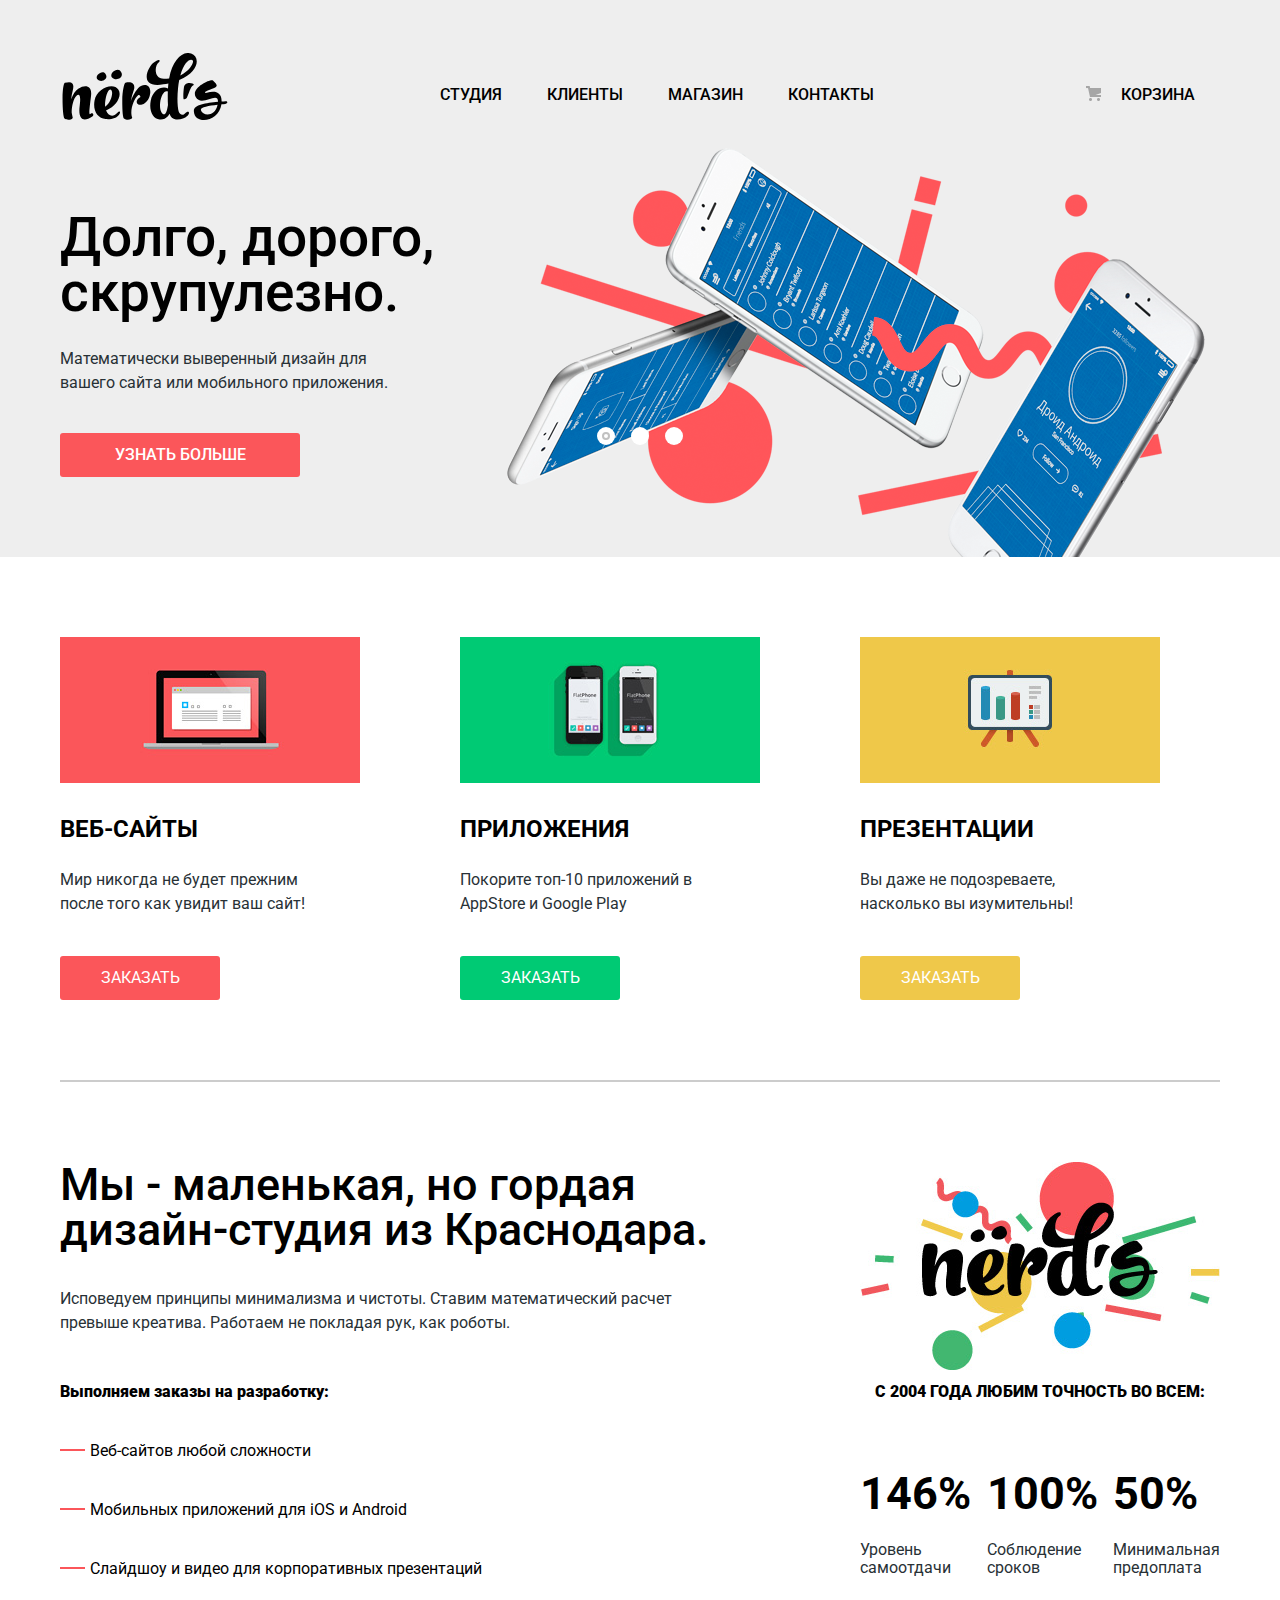
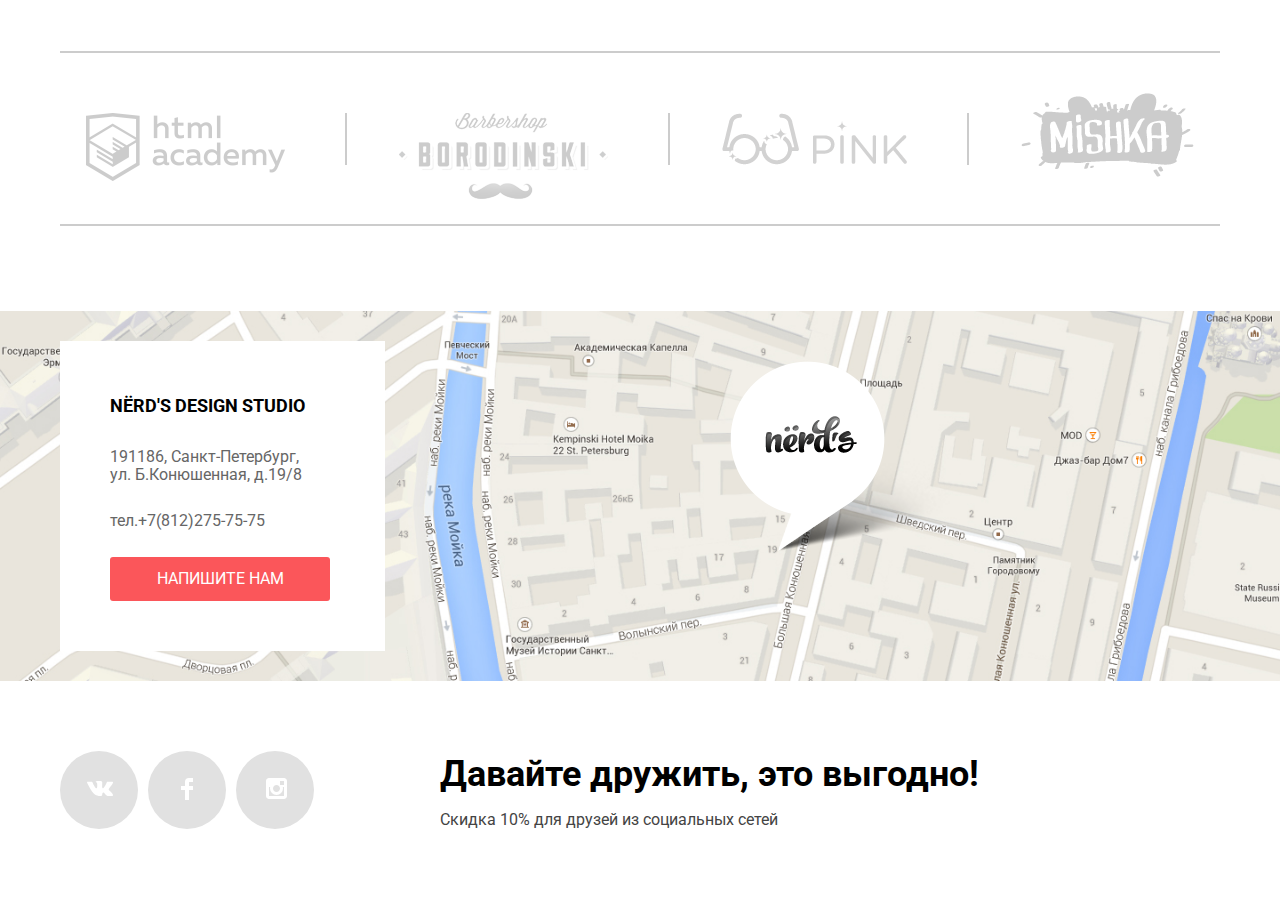
<file: index.html>
<!DOCTYPE html>
<html lang="ru">
  <head>
    <meta charset="utf-8">
    <title>nёrd's</title>
    <link href="css/normalize.css" rel="stylesheet">
    <link href="https://fonts.googleapis.com/css?family=Roboto:400,500,700" rel="stylesheet">
    <link href="css/style.css" rel="stylesheet">
  </head>
  <body>
     <header>
        
         <h1 class="visually-hidden">nёrd's - студия дизайна и верстки сайтов</h1>
         <nav class="main-navigator">
             <a class="logo">
                 <img src="img/nerds-logo.svg" width="200" height="67" alt="логотип">  <!-- nёrd's -->
             </a>
             <ul class="site-navigation">
                 <li><a href="studio.html">студия</a></li>
                 <li><a href="clients.html">клиенты</a></li>
                 <li><a href="catalog.html">магазин</a></li>
                 <li><a href="contacts.html">контакты</a></li>
                 <li class="last"><a href="basket.html">корзина</a></li>
             </ul> 
         </nav>
      </header>
      <main>
         <div class="advertising-poster">
            
             <div class="advertising-poster-1 slider">   <!-- Первый слайдер -->
                 <b>Долго, дорого,<br> скрупулезно.</b>
                 <p>Математически выверенный дизайн для вашего сайта или мобильного приложения.</p>
                 <a class="texts" href="#">узнать больше</a>
             </div>
             <div class="advertising-poster-2 slider"> <!-- Второй слайдер -->
                 <b>Любим математику<br>как никто другой.</b>   
                 <p>Никакого креатива, только математические формулы<br> для расчета идеальных пропорций.</p>
                 <a  class="texts" href="#">узнать больше</a>
             </div>
             <div class="advertising-poster-3 slider"> <!-- Третий слайдер -->
                 <b>Только ночь,<br> только хардкор.</b>   
                 <p>Работать днем, как все? Мы против этого.<br>Ближе к полуночи работа только начинается.</p>
                 <a  class="texts" href="#">узнать больше</a>
             </div>
                
             <div class="wrapper" >
                 
                     <i class="key active"><span class="visually-hidden">страница слайдера 1</span></i>
                    <i class="key"><span class="visually-hidden">страница слайдера 2</span></i>
                    <i class="key"><span class="visually-hidden">страница слайдера 3</span></i>
                 
             </div>
         </div>
         
        <div class="midle">
         <section class="offers">
             <h2 class="visually-hidden">Услуги</h2>
                  <ul class="offers service">
                     <li class="web-sites">
                             <img src="img/illustration-1.jpg" width="300" height="146" alt="веб-сайты">
                             <h3>веб-сайты</h3>
                             <p>Мир никогда не будет прежним<br>после того как увидит ваш сайт!</p>
                             <a  class="text red" href="#">заказать</a>
                     </li>
                     <li class="applications">
                             <img src="img/illustration-2.jpg" width="300" height="146" alt="приложения">
                             <h3>приложения</h3>
                             <p>Покорите топ-10 приложений в<br>AppStore и Google Play</p>
                             <a  class="text green" href="#">заказать</a>  
                     </li>
                     <li class="presentations">
                             <img src="img/illustration-3.jpg" width="300" height="146" alt="презентации">
                             <h3>презентации</h3>
                             <p>Вы даже не подозреваете,<br>насколько вы изумительны!</p>
                             <a class="text yellow" href="#">заказать</a>
                     </li>
                 </ul>
         </section>
         <section class="about-us">
             <h2 class="visually-hidden">О нас</h2>
                 <div class="amenities">
                     <ul class="amenities">
                         <li class="we-studio"><b>Мы - маленькая, но гордая<br>дизайн-студия из Краснодара.</b></li>
                         <li class="principle"><p>Исповедуем принципы минимализма и чистоты. Ставим математический расчет<br>превыше креатива. Работаем не покладая рук, как роботы.</p></li>
                         <li class="order"><b>Выполняем заказы на разработку:</b></li>
                         <li class="dash"><p>Веб-сайтов любой сложности</p></li>
                         <li class="dash"><p>Мобильных приложений для iOS и Android</p></li>
                         <li class="dash"><p>Слайдшоу и видео для корпоративных презентаций</p></li>
                     </ul>
                </div>
                <div class="table-sign">
                    <div class="sign">
                        <div class="picture">
                             <span class="visually-hidden">nёrd's</span>
                             <img src="img/nerds-logo.svg" alt="логотип" class="visually-hidden">
                        </div>
                        <div class="formula">
                             <b>С 2004 года любим точность во всем:</b>
                        </div>
                    </div>   
                    <div class="numbers">
                        <div class="1">
                            <span>146%</span>
                            <p>Уровень<br>самоотдачи</p>
                        </div>
                        <div class="2">
                            <span>100%</span>
                            <p>Соблюдение<br>сроков</p>
                        </div>
                        <div class="3">
                            <span>50%</span>
                            <p>Минимальная<br>предоплата</p>
                        </div>
                    </div>   
                </div>
         </section>    
         <section class="partners">
             <h2 class="visually-hidden">Партнеры</h2>
             <ul class="partners">
                <li>
                    <a href="http://keksby.ru"> 
                        <img src="img/logo-1.png" width="199" height="68" alt="html academy">
                    </a>
                </li>
                <li>
                    <a href="http://keksby.ru"> 
                        <img src="img/logo-2.png" width="209" height="87" alt="borodinski">
                    </a>
                </li>
                <li>
                    <a href="http://keksby.ru"> 
                        <img src="img/logo-3.png" width="185" height="52" alt="pink">
                    </a>
                </li>
                <li class="mishka">
                    <a href="http://keksby.ru"> 
                        <img src="img/logo-4.png" width="173" height="84" alt="mishka">
                    </a>
                </li>
             </ul>
         </section>
        </div>
     </main>
     <footer>
         <div class="relative">
             <div class="map">
                 <img src="img/map.jpg" width="100%" height="auto" alt="карта">
                 
             </div>
            
             <address class="address"> <!--обертка для позиционирования адресного окна-->
                     <b>nёrd's design studio</b>
                     <span class="position">191186, Санкт-Петербург,<br>ул. Б.Конюшенная, д.19/8</span>
                     <a href="tel:+7(812)275-75-75" class="tel">тел.+7(812)275-75-75</a>
                     <div class="location">
                         <a href="#" class="adress">напишите нам</a>
                     </div>
             </address>
             
             <div class="modal">
                     <form action="https://echo.htmlacademy.ru" method="post">
                         <div class="modal-letter">
                             <h2>Напишите нам</h2>
                            <div class="name-email">
                             <label>
                                 Ваше имя:<input type="text" placeholder="Представьтесь, пожалуйста">
                             </label>
                             <label>
                                 Ваш e-mail:<input type="email" placeholder="Для отправки ответа">
                             </label>
                            </div>
                             <label>
                                 Текст письма:<textarea name="text" placeholder="В свободной форме"></textarea>
                             </label>
                             <button class="send" type="button">отправить</button>
                             
                         </div>
                     </form>
                             <button class="close" type="button">закрыть</button>
                 </div>
             
         </div>
         <div class="link"> 
             <ul class="link net">
                 <li class="vkontakte">
                     <a href="vk.html">
                         <img src="img/vk-icon.svg" alt="vkontakte.ru"><p class="visually-hidden">vkontakte.ru</p>
                     </a>
                 </li>
                 <li class="facebook">
                     <a href="facebook.html">
                         <img src="img/fb-icon.svg" alt="facebook.com"><p class="visually-hidden">facebook.com</p>
                     </a>
                 </li>
                 <li class="instagram">
                     <a href="instagram.html">
                         <img src="img/insta-icon.svg" alt="instagram.com"><p class="visually-hidden">instagram.com</p>
                     </a>
                 </li>
             </ul>
             <div class="bottom">
                 <b>Давайте дружить, это выгодно!</b>
                 <p>Скидка 10% для друзей из социальных сетей</p>
             </div>    
         </div>
     </footer>
  </body>
</html>
</file>
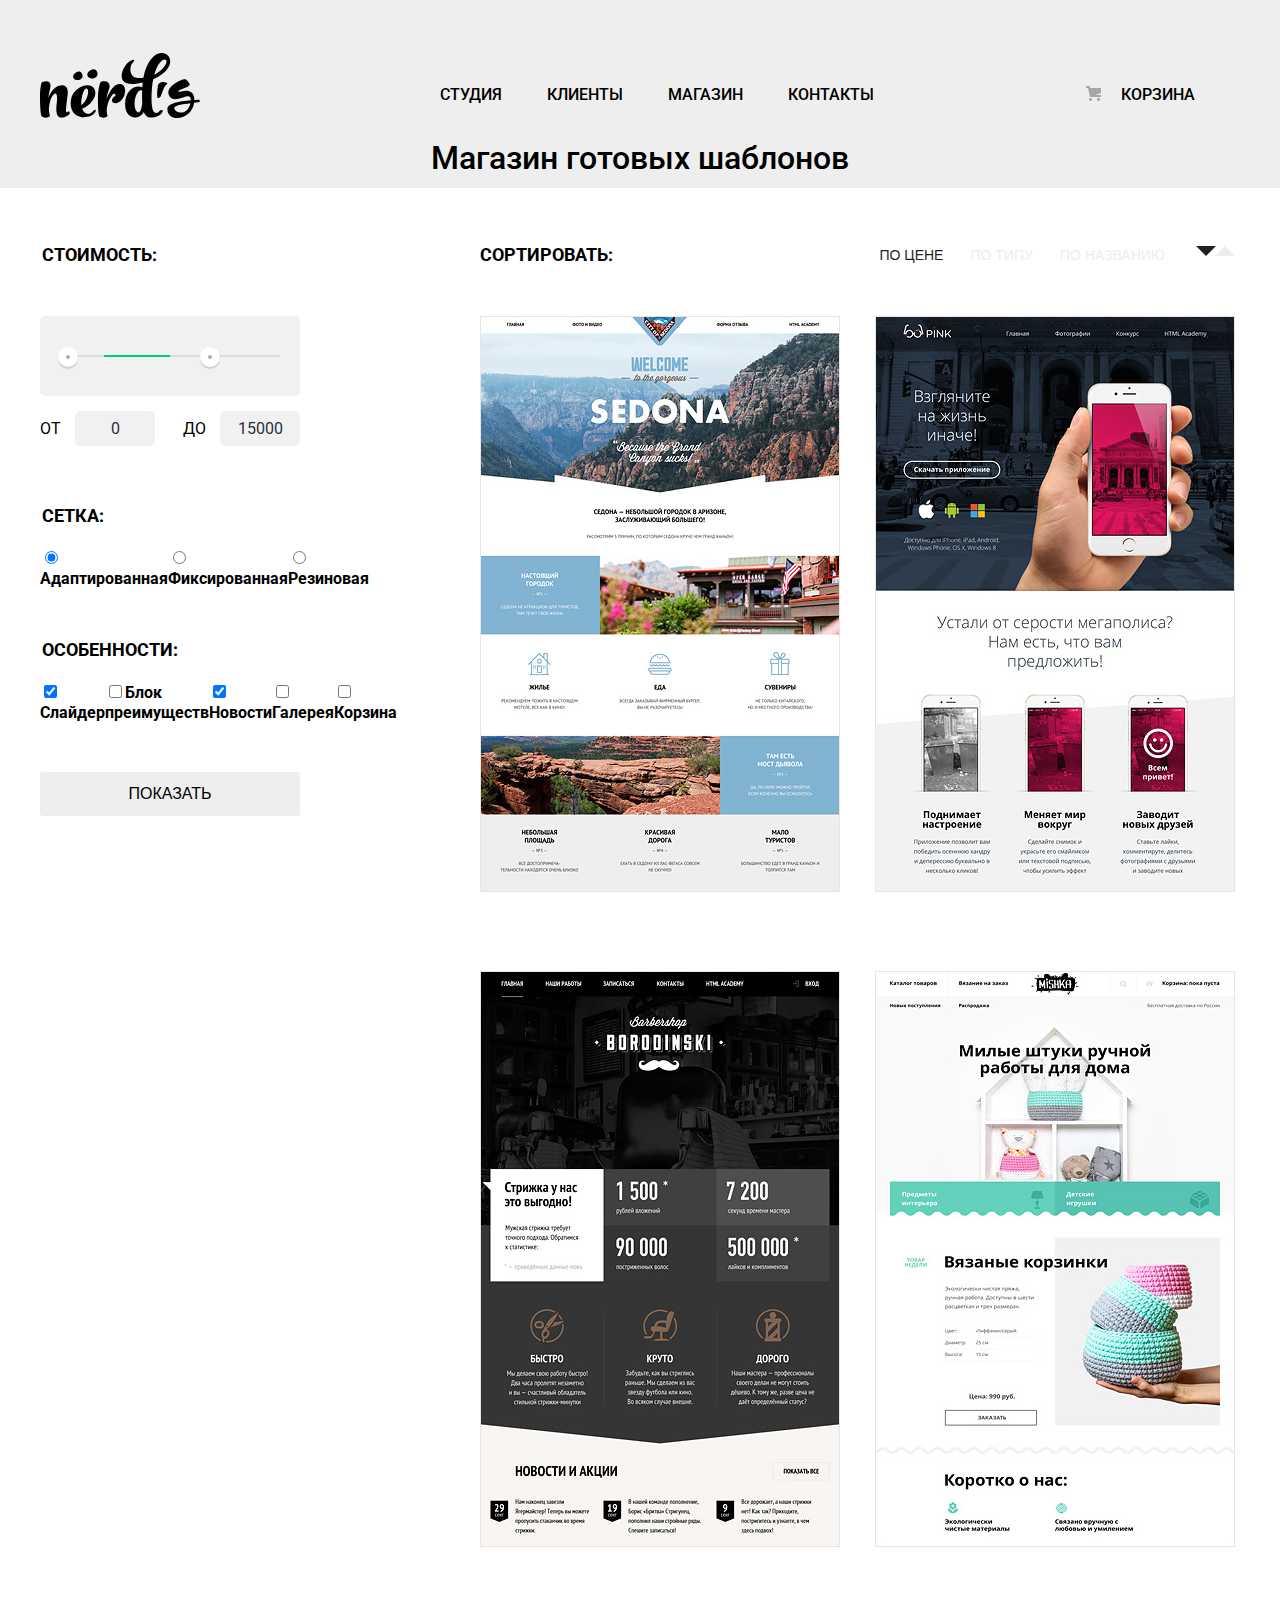
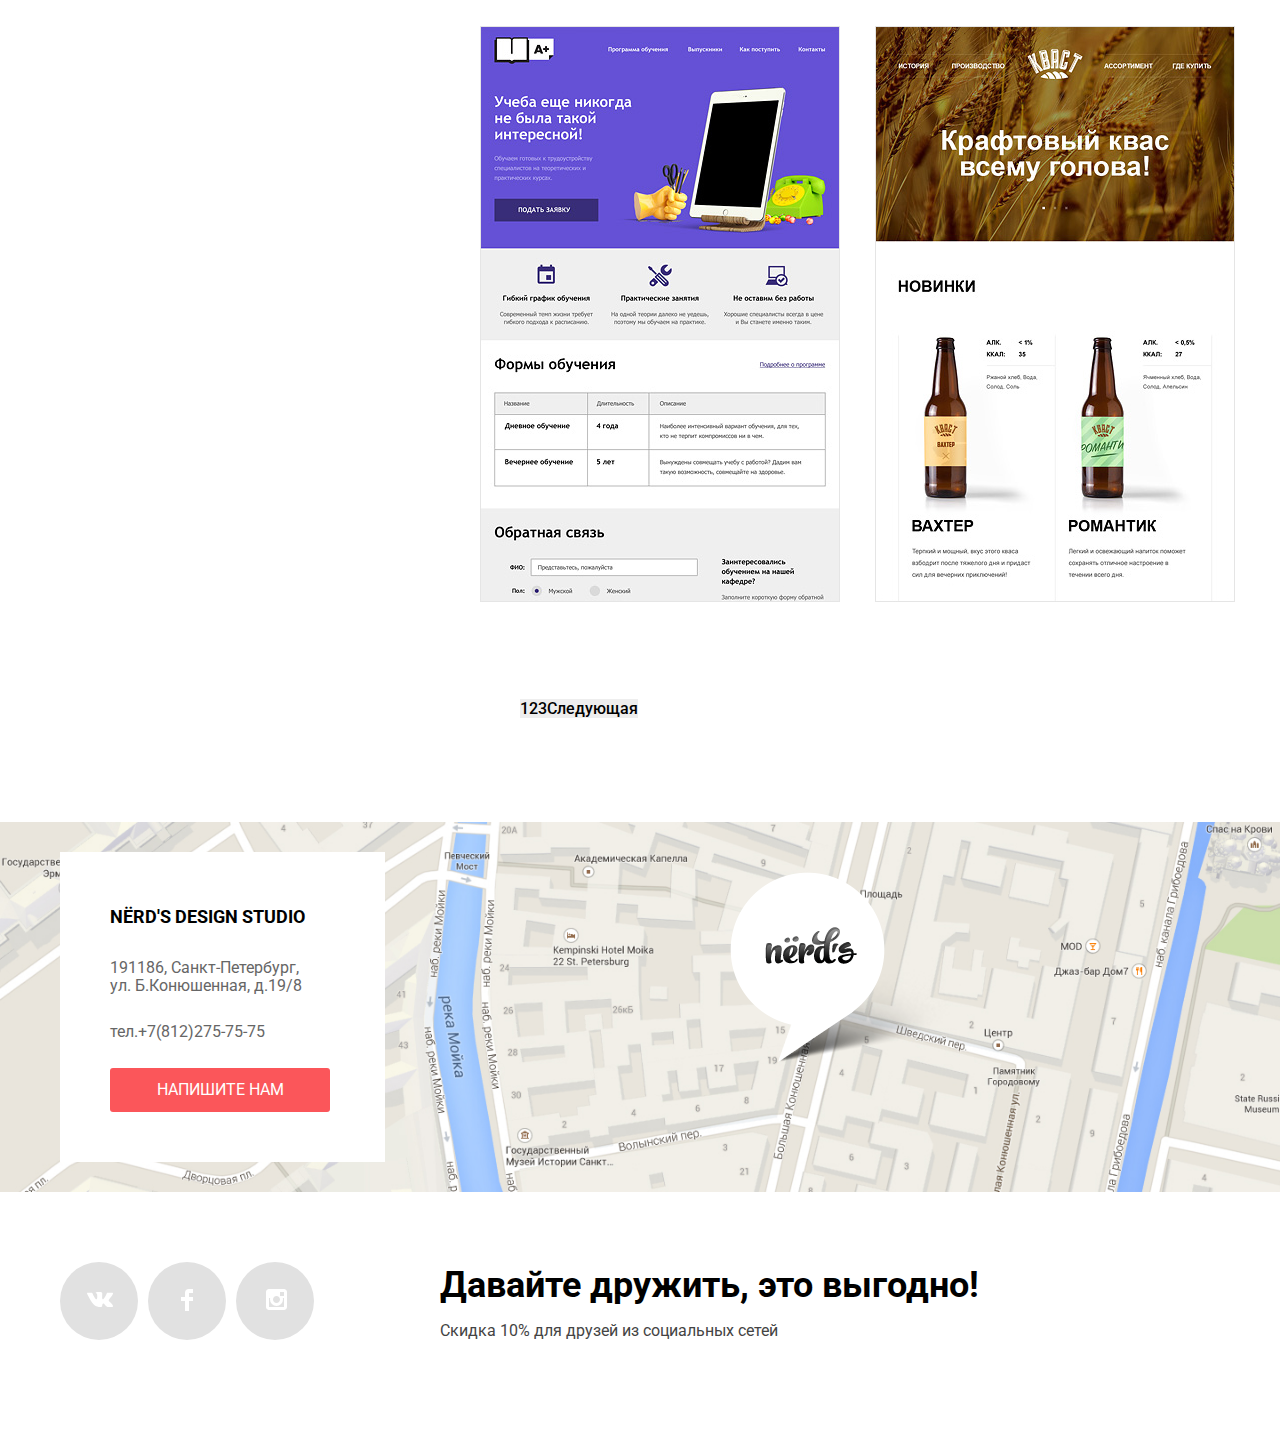
<file: catalog.html>
<!DOCTYPE html>
<html lang="ru">
  <head>
    <meta charset="utf-8">
    <title>nёrd's</title>
    <link href="css/normalize.css" rel="stylesheet">
    <link href="https://fonts.googleapis.com/css?family=Roboto:400,500,700" rel="stylesheet">
    <link href="css/style.css" rel="stylesheet">
  </head>
  <body>
      <header>
           <h1 class="visually-hidden">nёrd's - студия дизайна и верстки сайтов</h1>
         <nav class="main-navigator">
             <a href="index.html">
                 <img src="img/nerds-logo.svg" width="160" height="65" alt="логотип">  <!-- nёrd's -->
             </a>    
             <ul class="site-navigation">
                 <li><a href="studio.html">студия</a></li>
                 <li><a href="clients.html">клиенты</a></li>
                 <li><a href="catalog.html">магазин</a></li>
                 <li><a href="contacts.html">контакты</a></li>
                 <li class="last"><a href="basket.html">корзина</a></li>
             </ul> 
         </nav>
          <div class="header">
             <span class="under">Магазин готовых шаблонов</span>
          </div>
      </header>
      <main>
        
          <div class="center"> <!--обертка 3х эл-тов-->
          
              <form class="filter" action="https://echo.htmlacademy.ru" method="get">
                  <fieldset class="filter-price">
                  <legend class="title">стоимость:</legend>
                  <div class="range-filter">
                      <div class="range-controls">
                          <div class="scale">
                              <div class="bar" style="margin-left: 20%; width: 30%"></div>
                          </div>
                          <div class="toggle toggle-min"></div>
                          <div class="toggle toggle-max"></div>
                      </div>
                      <div class="price-controls">
                           <label class="min-price">от <input name="min-price" type="text" value="0"></label>
                           <label class="max-price">до <input name="max-price" type="text" value="15000"></label>

                      </div>
                  </div>    
                
                  </fieldset>
                  <fieldset class="filter-view choice">    
                  <legend class="title">сетка:</legend>
                  <label class="list">
                          <input type="radio" name="rad" value="Адаптивная" checked>Адаптированная
                  </label>
                  <label class="list">
                          <input type="radio" name="rad" value="Фиксированная">Фиксированная
                  </label>
                  <label class="list">
                          <input type="radio" name="rad" value="Резиновая">Резиновая
                  </label>
                  </fieldset>
                  <fieldset class="filter-feature choice">    
                  <legend class="title">особенности:</legend>
                  <label class="list">
                          <input type="checkbox" checked value="Слайдер">Слайдер
                  </label>
                  <label class="list">
                          <input type="checkbox" value="Блок преимуществ">Блок преимуществ
                  </label>
                  <label class="list">   
                          <input type="checkbox" checked value="Новости">Новости
                  </label>
                  <label class="list">    
                          <input type="checkbox" value="Галерея">Галерея
                  </label>
                  <label class="list">    
                          <input type="checkbox" value="Корзина">Корзина
                  </label>
                  </fieldset>    
                  <button class="show" type="submit">показать</button>    
            </form>
              <div class="tuning-list"> <!--обертка сортировки и каталога-->
              <div class="tuning">
                  
                      <span class="title choice">сортировать:</span>
                      <ul class="tuning">
                          <li class="grow"><button type="button" >по цене</button></li>
                          <li class="type"><button type="button">по типу</button></li>
                          <li class="denomination"><button type="button">по названию</button></li>
                          <!-- теугольнички декоративный элемент, индикатор -->
                          <li class="triangle-doun"><button type="button"><p class="visually-hidden">треугольный индикатор направленный вниз</p></button></li>
                          <li class="triangle-up"><button type="button"><p class="visually-hidden">треугольный индикатор направленный вверх</p></button></li>
                      </ul>
              </div>    
          <div class="list">
              <ul class="a-img">
                  <li>
                      <a href="sedona.html">
                          <img src="img/img-sedona.jpg" width="360" height="576" alt="готовый шаблон сайта седона">
                      </a>
                      
                      <div class="hover visually-hidden">
                          <strong>sedona</strong>
                          <p>Информационный сайт для туристов</p>
                          <button type="button" value="заказать">9900 руб.</button>   
                      </div>
                  </li>
                  <li>
                      <a href="pink.html"><img src="img/img-pink.jpg" width="360" height="576" alt="готовый шаблон сайта пинк"></a>
                      <div class="hover visually-hidden">
                          <strong>pink app</strong>
                          <p>Продуктовый лендинг приложения для ios и Android</p>
                          <button type="button" value="заказать">9900 руб.</button>   
                      </div>
                  </li>
                  <li>
                      <a href="barbershop.html"><img src="img/img-barbershop.jpg" width="360" height="576" alt="готовый шаблон сайта бородинский"></a>
                      <div class="hover visually-hidden">
                          <strong>barbershop</strong>
                          <p>Сайт салоны красоты. Для мужчин, да</p>
                          <button type="button" value="заказать">9900 руб.</button>   
                      </div>
                  </li>
                  <li>
                      <a href="mishka.html"><img src="img/img-mishka.jpg" width="360" height="576" alt="готовый шаблон сайта ручная работа"></a>
                      <div class="hover visually-hidden">
                          <strong>mishka</strong>
                          <p>Интернет-магазин вязаных игрушек</p>
                          <button type="button" value="заказать">9900 руб.</button>   
                      </div>
                  </li>
                  <li>
                      <a href="aplus.html"><img src="img/img-aplus.jpg" width="360" height="576" alt="готовый шаблон сайта учеба"></a>
                      <div class="hover visually-hidden">
                          <strong>a plus</strong>
                          <p>Лендинг курсов повышения квалификации</p>
                          <button type="button" value="заказать">9900 руб.</button>   
                      </div>
                  </li>
                  <li>
                      <a href="kvast.html"><img src="img/img-kvast.jpg" width="360" height="576" alt="готовый шаблон сайта крафтовый квас"></a>
                      <div class="hover visually-hidden">
                          <strong>кваст</strong>
                          <p>Промо-сайт производителя крафтового кваса</p>
                          <button type="button" value="заказать">9900 руб.</button>   
                      </div>
                  </li>
              </ul>
          </div>
           <div class="pagination-list">
              <ul class="pagination-list">
                  <li>
                      <a class="pagination-item" href="1.html"><span class="visually-hidden">Страница с товарами №</span>1</a>
                  </li>
                  <li>
                      <a class="pagination-item" href="2.html"><span class="visually-hidden">Страница с товарами №</span>2</a>
                  </li>
                  <li>
                      <a class="pagination-item" href="3.html"><span class="visually-hidden">Страница с товарами №</span>3</a>
                  </li>
                  <li>
                      <a class="pagination-item" href="4.html"><span class="visually-hidden">Следующая страница с товарами</span>Следующая</a>
                  </li>
              </ul>    
          </div>        
          </div>
          </div>    
         
             
      </main>
       <footer>
         <div class="relative">
             <div class="map">
                 <img src="img/map.jpg" width="100%" height="auto" alt="карта">
                 
             </div>
             
             <address class="address"> <!--обертка для позиционирования адресного окна-->
                     <b>nёrd's design studio</b>
                     <span class="position">191186, Санкт-Петербург,<br>ул. Б.Конюшенная, д.19/8</span>
                     <a href="tel:+7(812)275-75-75" class="tel">тел.+7(812)275-75-75</a>
                     <div class="location">
                         <a href="#" class="adress">напишите нам</a>
                     </div>
             </address>
             
             <div class="modal">
                     <form action="https://echo.htmlacademy.ru" method="post">
                         <div class="modal-letter">
                             <h2>Напишите нам</h2>
                            <div class="name-email">
                             <label>
                                 Ваше имя:<input type="text" placeholder="Представьтесь, пожалуйста">
                             </label>
                             <label>
                                 Ваш e-mail:<input type="email" placeholder="Для отправки ответа">
                             </label>
                            </div>
                             <label>
                                 Текст письма:<textarea name="text" placeholder="В свободной форме"></textarea>
                             </label>
                             <button class="send" type="button">отправить</button>
                             
                         </div>
                     </form>
                             <button class="close" type="button">закрыть</button>
                 </div>
             
         </div>
         <div class="link"> 
            <ul class="link net">
                 <li class="vkontakte">
                     <a href="vk.html">
                         <img src="img/vk-icon.svg" alt="vkontakte.ru"><p class="visually-hidden">vkontakte.ru</p>
                     </a>
                 </li>
                 <li class="facebook">
                     <a href="facebook.html">
                         <img src="img/fb-icon.svg" alt="facebook.com"><p class="visually-hidden">facebook.com</p>
                     </a>
                 </li>
                 <li class="instagram">
                     <a href="instagram.html">
                         <img src="img/insta-icon.svg" alt="instagram.com"><p class="visually-hidden">instagram.com</p>
                     </a>
                 </li>
             </ul>
             <div class="bottom">
                 <b>Давайте дружить, это выгодно!</b>
                 <p>Скидка 10% для друзей из социальных сетей</p>
             </div>    
         </div>
     </footer>
      
                
  </body>
</html>
</file>
<file: css/style.css>
/*GLOBAL*/
body {
    margin: 0;
    padding: 0; 
    font-family: "Roboto", Arial, sans-serif;
    font-size: 16px;
    line-height: 24px;
    font-weight: 400;
    color: #000000; 
    background-color: white;
    width: 100%;
    height:auto;
}

img { max-width: 100%;
}

/*убираем подчеркивание у ссылок*/
a {text-decoration: none;}

html {box-sizing: border-box;}
::before, *::after {box-sizing: inherit;}

/*прячем ненужные элементы*/
.visually-hidden {
  position: absolute;
  clip: rect(0 0 0 0);
  width: 1px;
  height: 1px;
  margin: -1px;}

/*HEADER*/
header {
  background-color: rgb(238,238,238); 
}

/*логотип*/
.main-navigator .logo {
    padding-left: 5px;
    color: rgb(40,49,54);
}

/*текст*/
.main-navigator a {
    font-size: 16px;
    line-height: 30px;
    font-weight: 500;
    color: black;
    margin: 0;
}

/*кнопки-ссылки с белым текстом*/
.texts {
    font-size: 16px;
    line-height: 18px;
    font-weight: 500;
    color:white;}

/*удаление маркеров и внешних отступов у списков*/
.site-navigation {
    list-style: none;}

.main-navigator img {
    margin-top: 53px; 
}

/*контейнер*/
.main-navigator ul {
    margin-left: 160px;
    margin-top: 0;
    margin-bottom: 0;
    margin-right: 0;
    display: flex;
    flex-wrap:wrap;
    padding: 0;
    width: 800px;
}

.site-navigation li {
    margin-right: 45px;
    margin-top: 80px;
    text-transform: uppercase;
}

/*корзина*/
.site-navigation .last {
    margin-left: auto;
    padding-left: 35px;
    flex-grow: 0;
    
    background-image: url("../img/cart-icon.png");
    background-repeat: no-repeat;
    background-position: 0px 6px;
}


/*делаю контейнером все навигационное меню вместе с логотипом*/
.main-navigator {
    background-color: rgb(238,238,238);
    display: flex;
    justify-content: space-between;
    width: 1200px;
    margin: 0 auto;
}
 

/*MAIN*/
/* SLIDER*/
.advertising-poster {
    width: ;
    position: relative;
    margin: 0 auto;
    padding: 0 20px;
    box-sizing: border-box;
    background-color: #eeeeee;
}

.slider {
    box-sizing: border-box;
    display: none;
    padding: 80px 20px 80px 20px;
}
/*Переключение слайдеров*/
.advertising-poster-1 {
    display:  block;}

/*фон для слайдеров*/
.advertising-poster-1 {
   
    background-image: url("../img/slider1.png");
    background-repeat: no-repeat;
    background-position: 93% 18px;
     width: 1200px;
    margin: 0 auto;
}

.advertising-poster-2 {
   
    background-image: url("../img/slider2.png");
    background-repeat: no-repeat;
    background-position: 100% 0;
     width: 1200px;
    margin: 0 auto;
}

.advertising-poster-3 {
    
    background-image: url("../img/slider3.png");
    background-repeat: no-repeat;
    background-position: 100% 20px;
     width: 1200px;
    margin: 0 auto;
}

/*переключатель слайдеров-кружочки*/
.wrapper .key {
    
  position: relative;
  display: inline-block;
  vertical-align: middle;
  width: 18px;
  height: 18px;
  padding: 8px;  
  padding: wrapperpx;  
  border-radius: 50%;
  cursor: pointer;
}

.wrapper .key::after {
  content: "";
  position: absolute;
  top: 8px;
  left: 8px;
  z-index: 1;  
  width: 18px;
  height: 18px;
  
  background: #ffffff;
  border-radius: 50%;  
}
.wrapper {
  position: absolute;
  left: 50%;
  bottom: 104px;
  z-index: 100;
  
  width: 160px;

  text-align: center;
  font-size: 0;
  transform: translateX(-50%);
}
/*активный переключатель*/
.wrapper .active::before {
  content: "";
  
  position: absolute;
  left: 50%;
  top: 50%;
  z-index: 2;
  
  width: 4px;
  height: 4px;
  margin: -4px;
  
  background-color: inherit;
  border: 2px solid #c1c1c1;
  border-radius: 50%;
}
   
/*текст*/
.slider b {
    max-width: 376px;
    margin: 0;
    
    font-size: 55px;
    line-height: 55px;
    font-weight: 500;
    color:black;}

.advertising-poster p {
    max-width: 361px;
    margin: 0;
    margin-top: 27px;
    margin-bottom: 38px;
    color: rgb(40,49,54);}

/*кнопка-узнать больше*/
.texts {
  display: block;
  width: 240px;
  padding: 13px 0;
  
  font-size: 16px;
  line-height: 18px;
  color: #ffffff;
  text-transform: uppercase;
  text-align: center;
  text-decoration: none;
  
  background-color: #fb565a;
  border-radius: 3px;
  border: none;
}

.texts:hover,
.texts:focus {
  background-color: #e74246;
}

.texts:active {
  color: rgba(255, 255, 255, 0.3);
  
  background-color: #d7373b;
  box-shadow: 0 3px rgba(0, 0, 0, 0.1) inset;
}

/*веб-сайты, приложения, презентации*/
.offers .service {
    width: 1200px;
    margin: 0 auto;
    padding-top: 80px;
    padding-left: 20px;
    padding-right: 80px;
    box-sizing: border-box;
}
.offers li {
    max-width: 300px;    
}
.offers p {
    margin-bottom: 40px; 
}
.offers h3 {
    text-transform: uppercase;    
;}

/*кнопки-ссылки "заказать"*/
.text {
  margin-bottom: 80px;  
  display: block;
  width: 160px;
  padding: 13px 0;
  
  font-size: 16px;
  line-height: 18px;
  color: #ffffff;
  text-transform: uppercase;
  text-align: center;
  text-decoration: none;
  
  border-radius: 3px;
  border: none;  
}
.red {background-color: #fb565a;}
.red:hover,
.red:focus {
  background-color: #e74246;
}

.red:active {
  color: rgba(255, 255, 255, 0.3);
  
  background-color: #d7373b;
  box-shadow: 0 3px rgba(0, 0, 0, 0.1) inset;
}
.green {background-color: rgb(0,202,116);}
.green:hover,
.green:focus {
  background-color: #00bc6c;
}

.green:active {
  color: rgba(255, 255, 255, 0.3);
  
  background-color: #00aa62;
  box-shadow: 0 3px rgba(0, 0, 0, 0.1) inset;
}
.yellow {background-color: rgb(239,200,74);}
.yellow:hover,
.yellow:focus {
  background-color: #eab534;
}

.yellow:active {
  color: rgba(255, 255, 255, 0.3);
  
  background-color: #e5a722;
  box-shadow: 0 3px rgba(0, 0, 0, 0.1) inset;
}

 /*заголовки*/   
.offers h3 {
    font-size: 24px;
    line-height: 30px;
    font-weight: 700;
    color: black;}

/*текст*/
.offers p {
    color: rgb(40,49,54);}

/*удаление маркеров и внешних отступов у списков*/
.offers {
    list-style: none;
}

.offers ul {
    display: flex;
    justify-content: space-between;   
}



/*центруем оставшуюся часть main*/
.midle {
    width: 1200px;
    margin: 0 auto;
}

/*секция "о нас"*/
/*удаление маркеров и внешних отступов у списков*/
.amenities {
    list-style: none;}
.amenities ul {
    margin: 0;
    margin-bottom: 0px;
}

.dash p {
    padding-left: 30px;
}

.dash {
    background-image: url("../img/Layer 23 copy 3.png");
    background-repeat: no-repeat;
    background-size: 25px 2px;
    background-position: 0 10px;
}

.about-us {
    box-sizing: border-box;
    padding: 80px 0 75px 0;
    border-top: 2px solid #cccccc;
    margin: 0 20px;
}

/*текст*/
.we-studio b {
    font-size: 45px;
    line-height: 45px;
    font-weight: 500;
    color: black;
}
.we-studio {
    padding-bottom: 35px;
}
.amenities p {
    margin: 0;
    padding-bottom: 35px;
}

.principle p {
    color: rgb(40,49,54);
    padding-bottom: 45px;
}

.order {
    font-weight: 700;
    color: black;
    margin: 0;
    padding-bottom: 35px;
}

/*фон nёrd's*/
.picture {
    background-image: url("../img/nerds-illustration.png");
    background-repeat: no-repeat;
    background-size: 360px 208px;
    width: 360px;
    height: 208px;
    padding-bottom: 10px;
}

/*С 2004 года любим точность во всем*/
.formula {
    font-size: 16px;
    line-height: 24px;
    font-weight: 700;
    color: black;
    margin: 0;
    padding-bottom: 35px;
    text-transform: uppercase;
}

/* % % % */
.numbers span {
    font-size: 45px;
    line-height: 10px;
    font-weight: 700;
    color: black;}

.numbers p {
    font-size: 16px;
    line-height: 18px;
    font-weight: 400;
    color: rgb(40,49,54);
    padding-top: 25px;
    margin: 0;
}

/*секция Партнеры*/
/*удаление маркеров и внешних отступов у списков*/
.partners {
    list-style: none;
    padding: 0;
    margin: 0;
    
}
.partners ul {
    border-top: 2px solid #cccccc;
    border-bottom: 2px solid #cccccc;
    width: 1160px;
    display: flex;
    justify-content: space-around;
    align-items: center;
    padding: 40px 0;
    margin:0 20px;
    margin-top: -40px;
    margin-bottom: 80px;
}

.partners li:not(.mishka) {
    box-sizing: border-box;
    border-right: 2px solid #cccccc;
    padding: 0 60px 0 0;
    max-height: 52px;
}



/*FOOTER*/
.map::after {
    content: '';
    background-image: url("../img/map-marker.svg");
    width: 231px;
    height: 190px;
    position: absolute;
    left: 57%;
    bottom: 35%;
    margin: auto;
    cursor: pointer;
}
     


/*текст*/
.address {
    font-style: normal;}

.address b {
    font-size: 18px;
    line-height: 30px;
    font-weight: 700;
    color: black;
    text-transform: uppercase;
}

.position,
.tel {
    font-size: 16px;
    line-height: 18px;
    font-weight: 400;
    color: rgb(102,102,102);}





/*кнопка-ссылка "напишите нам", красный фон*/
.location a {
    background-color: rgb(251,86,90);}

.location a {
  display: block;
  width: 220px;
  padding: 13px 0;
  
  font-size: 16px;
  line-height: 18px;
  color: #ffffff;
  text-transform: uppercase;
  text-align: center;
  text-decoration: none;
  
  border-radius: 3px;
  border: none;  
}
.location a {background-color: #fb565a;}
.location a:hover,
.location a:focus {
  background-color: #e74246;
}

.location a:active {
  color: rgba(255, 255, 255, 0.3);
  
  background-color: #d7373b;
  box-shadow: 0 3px rgba(0, 0, 0, 0.1) inset;
}




/*Модальное окно*/
.modal-letter h2 {
    margin: 0;
    margin-bottom: 40px;
    font-size: 45px;
    line-height: 45px;
    font-weight: 500;
    color: black;
    
}
    
.modal-letter label {
    display: flex;
    flex-direction: column;
    margin-bottom: 35px;
    font-size: 16px;
    line-height: 18px;
    font-weight: 700;
    color: black;
}

.name-email {
    display: flex;
    flex-direction: row;
    margin-right: 20px;
}
.name-email label{
    margin-right: 40px;
}

.modal-letter input[type="text"],
.modal-letter input[type="email"] {
    box-sizing: border-box;
    width: 360px;
    height: 50px;
    padding: 15px 15px;
    padding-right: 15px;
    font: inherit;
    color: #000000;
}

.modal-letter textarea {
    box-sizing: border-box;
    width: 760px;
    height: 120px;
    padding: 15px 15px;
    padding-right: 15px;
    font: inherit;
    color: #000000;
}
  
.close {
  width: 22px;
  height: 22px;
  font-size: 0;
  background-color: transparent;/*прозрачность*/
  border: 0;
  cursor: pointer;
  position: absolute;
  top: 70px;
  right: 80px;
}

.close::before,  /*псевдоэлем*/
.close::after {
  content: "";
  position: absolute;
  top: 10px;
  left: 2px;
  width: 19px;
  height: 3px;
  background-color: #d0d0d0;
}

.close::before {
  transform: rotate(45deg);
}

.close::after {
  transform: rotate(-45deg);
}

/*Модальное окно. Всплывающая форма.*/
 .modal {display: none;}*/
.modal {
    width: 960px;
    height:590px;
    color: black;
    background-color: white;
    position:absolute;
    bottom: -45px; 
    left: 50%;
    margin: 0 auto;
    margin-left: -480px;
    box-shadow: 0 30px 50px rgba(0, 0, 0, 0.7);
}

.modal-letter {
    padding-left: 100px;
    padding-top: 70px;
    padding-bottom: 85px;
}

/*кнопка-ссылка "отправить", красный фон*/
.send {
    width: 260px;
    height: 50px;
    background-color: rgb(251,86,90);
    cursor: pointer;
    position: absolute;
    bottom: 85px;
    left: 100px;
}

.send {
  display: block;
  width: 260px;
  padding: 13px 0;
  
  font-size: 16px;
  line-height: 18px;
  color: #ffffff;
  text-transform: uppercase;
  text-align: center;
  text-decoration: none;
  
  border-radius: 3px;
  border: none;  
}
.send {background-color: #fb565a;}
.send:hover,
.send:focus {
  background-color: #e74246;
}

.send:active {
  color: rgba(255, 255, 255, 0.3);
  
  background-color: #d7373b;
  box-shadow: 0 3px rgba(0, 0, 0, 0.1) inset;
}




/*Див link (мы в сетях)*/
/*удаление маркеров и внешних отступов у списков*/
.link {
    list-style: none;}
.link ul {
    margin: 0;}

/*Иконки*/
.vkontakte {
    box-sizing: border-box;
	border-radius: 50%;
	margin-left: 20px;
	width: 78px;
    height: 78px;
	background-color: #e1e1e1;
}
.vkontakte img {
    box-sizing: border-box;
    width: 26px;
    height: 15px;
    margin-left: 27px;
    margin-top: 30px;
}

.vkontakte:hover,
.vkontakte:focus {
    background-color: #e74246;
    cursor: pointer;
}

.vkontakte:active {
    background-color: #d7373b; 
}
.vkontakte img:active {
    color: #e74246;
}


.facebook {
    box-sizing: border-box;
	border-radius: 50%;
    margin-left: 10px;
	padding: 0;
	width: 78px;
    height: 78px;
	background-color: #e1e1e1;
}
.facebook img {
    margin-left: 33px;
    margin-top: 27px;
}

.facebook:hover,
.facebook:focus {
    background-color: #e74246;
    cursor: pointer;
}

.facebook:active {
    background-color: #d7373b; 
}
.facebook img:active {
    background-color: #e74246;
}


.instagram {
    box-sizing: border-box;
	border-radius: 50%;
    margin-left: 10px;
	padding: 0;
	width: 78px;
    height: 78px;
	background-color: #e1e1e1;
}
.instagram img {
    margin-left: 30px;
    margin-top: 27px;
}

.instagram:hover,
.instagram:focus {
    background-color: #e74246;
    cursor: pointer;
}

.instagram:active {
    background-color: #d7373b; 
}
.instagram img:active {
    background-color: #e74246;
}





.bottom b {
    font-size: 36px;
    line-height: 36px;
    font-weight: 700;
    color: black;}

.bottom p {
    font-size: 16px;
    line-height: 22px;
    font-weight: 400;
    color: rgb(68,68,68);}







/*СТИЛИ КАТАЛОГА*/
/*HEADER*/
.under {
    font-size: 32px;
    line-height: 60px;
    font-weight: 500;
    color: black;}

 /*MAIN*/
/*сетка: особенности: сортировать:*/
.choice {   
    margin: 0;
    padding: 0;
    border: none;
    margin-bottom: 49px;
    
    font-size: 18px;
    line-height: 24px;
    text-transform: uppercase;
    font-weight: 700;}

.choice label {
    margin-top: 20px;
    font-size: 16px;
    line-height: 20px;
    text-transform: none;
}


/*Кнопка ПОКАЗАТЬ*/
.show {
  display: block;
  width: 260px;
  padding: 13px 0;
  
  font-size: 16px;
  line-height: 18px;
  color: #000000;
  text-transform: uppercase;
  text-align: center;
  text-decoration: none;
  
  border-radius: 3px;
  border: none;  
}
.show {background-color: #eeeeee;}
.show:hover,
.show:focus {
  background-color: #dfdfdf;
}

.show:active {
  color: rgba(255, 255, 255, 0.3);
  
  background-color: #d5d5d5;
  box-shadow: 0 3px rgba(0, 0, 0, 0.1) inset;
}    






/*Форма цены. Шкала.*/
.filter-price {
    margin: 0;
    padding: 0;
    border: none;
    margin-bottom: 58px;
}

.range-filter {
    width: 260px;
    margin-top: 49px;
}

.filter-price legend {
    font-size: 18px;
    line-height: 24px;
    text-transform: uppercase;
    font-weight: 700;
}

.range-controls {
    position: relative;
    
    height: 41px;
    margin-bottom: 15px;
    padding-top: 39px;
    padding-right: 20px;
    padding-left: 20px;
    background-color: #f1f1f1;
    border-radius: 5px;
}

.range-controls .scale {
    height: 2px;
    background: #d7dcde;
}

.range-controls .bar {
    width: 70%;
    height: 2px;
    background: #00ca74;
}

.range-controls .toggle {
  position: absolute;
  top: 31px;
  left: 0; 
  width: 4px;
  height: 4px;
  padding: 0;
  border: 8px solid #ffffff;
  background-color: #ababab;
  border-radius: 50%;
  box-shadow: 0 2px 1px 0 #cfcfcf;
  cursor: pointer;
}

.range-controls .toggle-min {
  left: 18px;
}

.range-controls .toggle-max {
  left: 160px;
}

.price-controls label {
  display: inline-block;
  width: 50%;
  font-size: 16px;
  text-transform: uppercase;
}

.price-controls {
  font-size: 0;
}

.price-controls input {
  width: 60px;
  padding: 8px 10px;
  margin-left: 10px;
  font-family: Roboto, Arial, sans-serif;
  font-size: 16px;
  text-align: center;
  color: #283136;
  border: none;
  border-radius: 5px;
  background: #f1f1f1;
}

.max-price {
  text-align: right;
}





/*сортировать:*/
/*удаление маркеров и внешних отступов у списка*/
.tuning {
    list-style: none;
}

/*СОРТИРОВАТЬ:*/
.tuning {
    display: flex;
    flex-direction:row;
    width: 760px;
    padding: 0;
    justify-content: space-between;
}
.grow {
    margin-left: auto;
}

.tuning ul {
    margin: 0;
    width: 100%;
}

.tuning button {
    background: none ;
    border: none;}
    
 .tuning button {font-size: 14px;
    line-height: 18px;
    font-weight: 400;
    color: #ededed;
    text-transform: uppercase;
    margin-right: 15px;
}
.tuning button:hover,
.tuning button:focus {
    color: #a6a6a6;
    cursor: pointer;
}

.tuning button:active {
    color: #231f20;
    box-shadow: 0 3px rgba(0, 0, 0, 0.1) inset;
}
.grow button {color: #231f20;}


/*Треугольники*/
.triangle-doun {
    border-radius: 10px;
    position: relative;
   }
.triangle-doun::after {
    content: ''; 
    position: absolute;
    left: 10px;
    right: 15px;
    bottom: 50px; 
    border: 10px solid transparent; /* Прозрачные границы */
    border-top: 10px solid #231f20; /* Добавляем треугольник */
    cursor: pointer;
}
   
.triangle-up {
    border-radius: 10px;
    position: relative;
   }
.triangle-up::after {
    content: ''; 
    position: absolute;
    right: 0px;
    bottom: 60px; 
    border: 10px solid transparent;
    border-bottom: 10px solid #ededed; 
    margin-right: 5px;
    cursor: pointer;
}









/*КАРТОЧКА ТОВАРА*/
/*удаление маркеров и внешних отступов у карточек*/
.list ul {list-style: none;}


.a-img strong {
    font-size: 18px;
    line-height: 30px;
    font-weight: 700;
    color: black;}

.a-img p {
    font-size: 16px;
    line-height: 18px;
    font-weight: 400;
    color: rgb(102,102,102);}

.a-img li {
    
}

/*кнопка-ссылка "9900 руб" белый текст, красный фон*/
.a-img button {
    background-color: rgb(251,86,90);}

/*Пагинатор*/
/*удаление маркеров и внешних отступов у карточек*/
.pagination-list ul {list-style: none;}
.pagination-list li {margin: 0;}

.pagination-list a {
    font-size: 16px;
    line-height: 18px;
    font-weight: 500;
    color: black;
    background-color: rgb(238,238,238);}

.pagination-item a:hover,
.pagination-item a:focus,
.pagination-item a:active {
    background-color: rgb(223,223,223);}

.pagination-item-current a {
    color: black;
    background-color: rgb(213,213,213);}

.pagination-item-current a:hover,
.pagination-item-current a:focus,
.pagination-item-current a:active {
    color: rgb(113,113,113);
    background-color: rgb(213,213,213);}




/*РАСПОЛОЖЕНИЕ БЛОКОВ*/


/*MAIN*/
/*видимый слайдер*/




/*блок "о нас"*/
.amenities ul {
    padding: 0; 
}

.sign div {
    text-align: center;
}

.numbers {
    display: flex;
    justify-content: space-between;
    padding-top: 50px;    
}

/*"о нас" - общий контейнер*/
.about-us {
    display: flex;
    justify-content: space-between;
}



/*адрес*/
/*родитель*/
.relative {
    position: relative;
    width: 1440;
    margin: 0 auto;
    box-sizing: border-box;
    max-width: 0 auto;
    height: auto;
    min-width: 1200px;
}

.map {
    line-height: 0;
    width: 100%;
    height: auto;
    margin-top: 85px
}

.address {
   display: flex;
    flex-direction: column;
    justify-content: space-between;
    width: 325px;
    height: 310px;
    text-align: left;
    box-sizing: border-box;
    background-color: white;
    padding: 50px;
    
  /*позиционирование адресного окна*/ 
    position:absolute;
    top: 0;
    bottom: 0;
    margin: auto;
    left: -835px;
    right: 0;   
}
/*адресное окно внутри*/
.name {
    text-transform: uppercase;}

/*мы в сетях - общий блок*/
.link {
    display: flex;
    justify-content: flex-start;
    width: 1200px;
    margin: 0 auto;
    padding: 0 20px;
}

.net {
    width:400px;
    padding: 70px 0;
}
.bottom {
    width:780px;
    padding: 75px 0;
    margin: 0;
}


/*КАТАЛОГ*/
/*продолжение фона header*/
.header {
    background-color: rgb(238,238,238);
    text-align: center;
    width: 1200px;
    margin: 0 auto;
    margin-bottom: 55px;
}



/*форма фильтр отдельными блоками*/
.choice {
    display: flex;
    width: 260px;
    padding: 0;
}



/*сайты*/
.list ul {
    display: flex;
    flex-direction: row;
    flex-wrap: wrap;
    padding: 0;
    margin: 0;
    width: 760px
}

.list li {
    width: 360px;
    min-height: 620px;
    margin-bottom: 35px;
    margin-right: 35px;
}

.list li:nth-child(2n) {
    margin-right: 0;
}

/*доп обертка для сортировки, каталога и пагинатора*/
.tuning-list {
    display: flex;
    flex-direction: column;
    justify-content:space-between;
}

/*доп обертка для филтра, сортировки,каталога и пагинатора*/
.center {
    display: flex;
    justify-content: space-between;
    width: 1200px;
    margin: 0 auto;
    
}
 
/*пагинатор*/
.pagination-list ul {
    display: flex;
}
</file>
